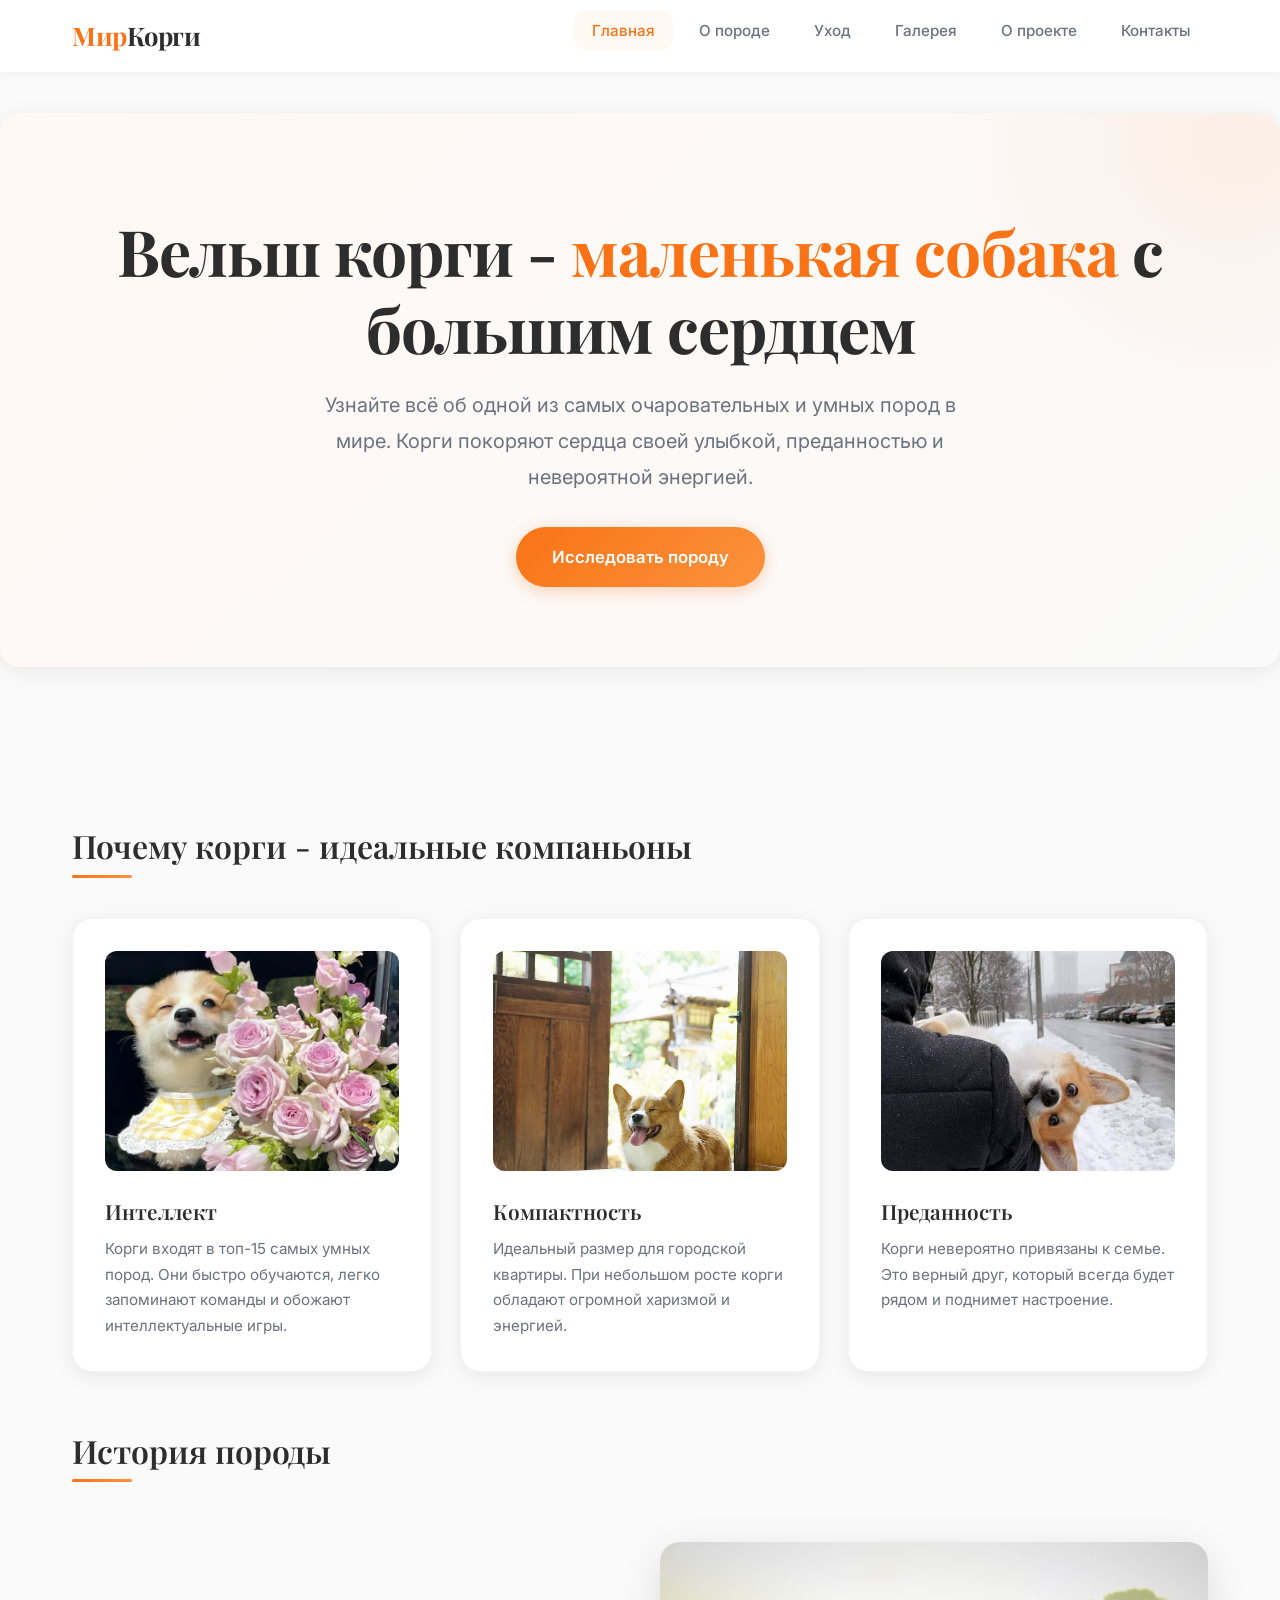
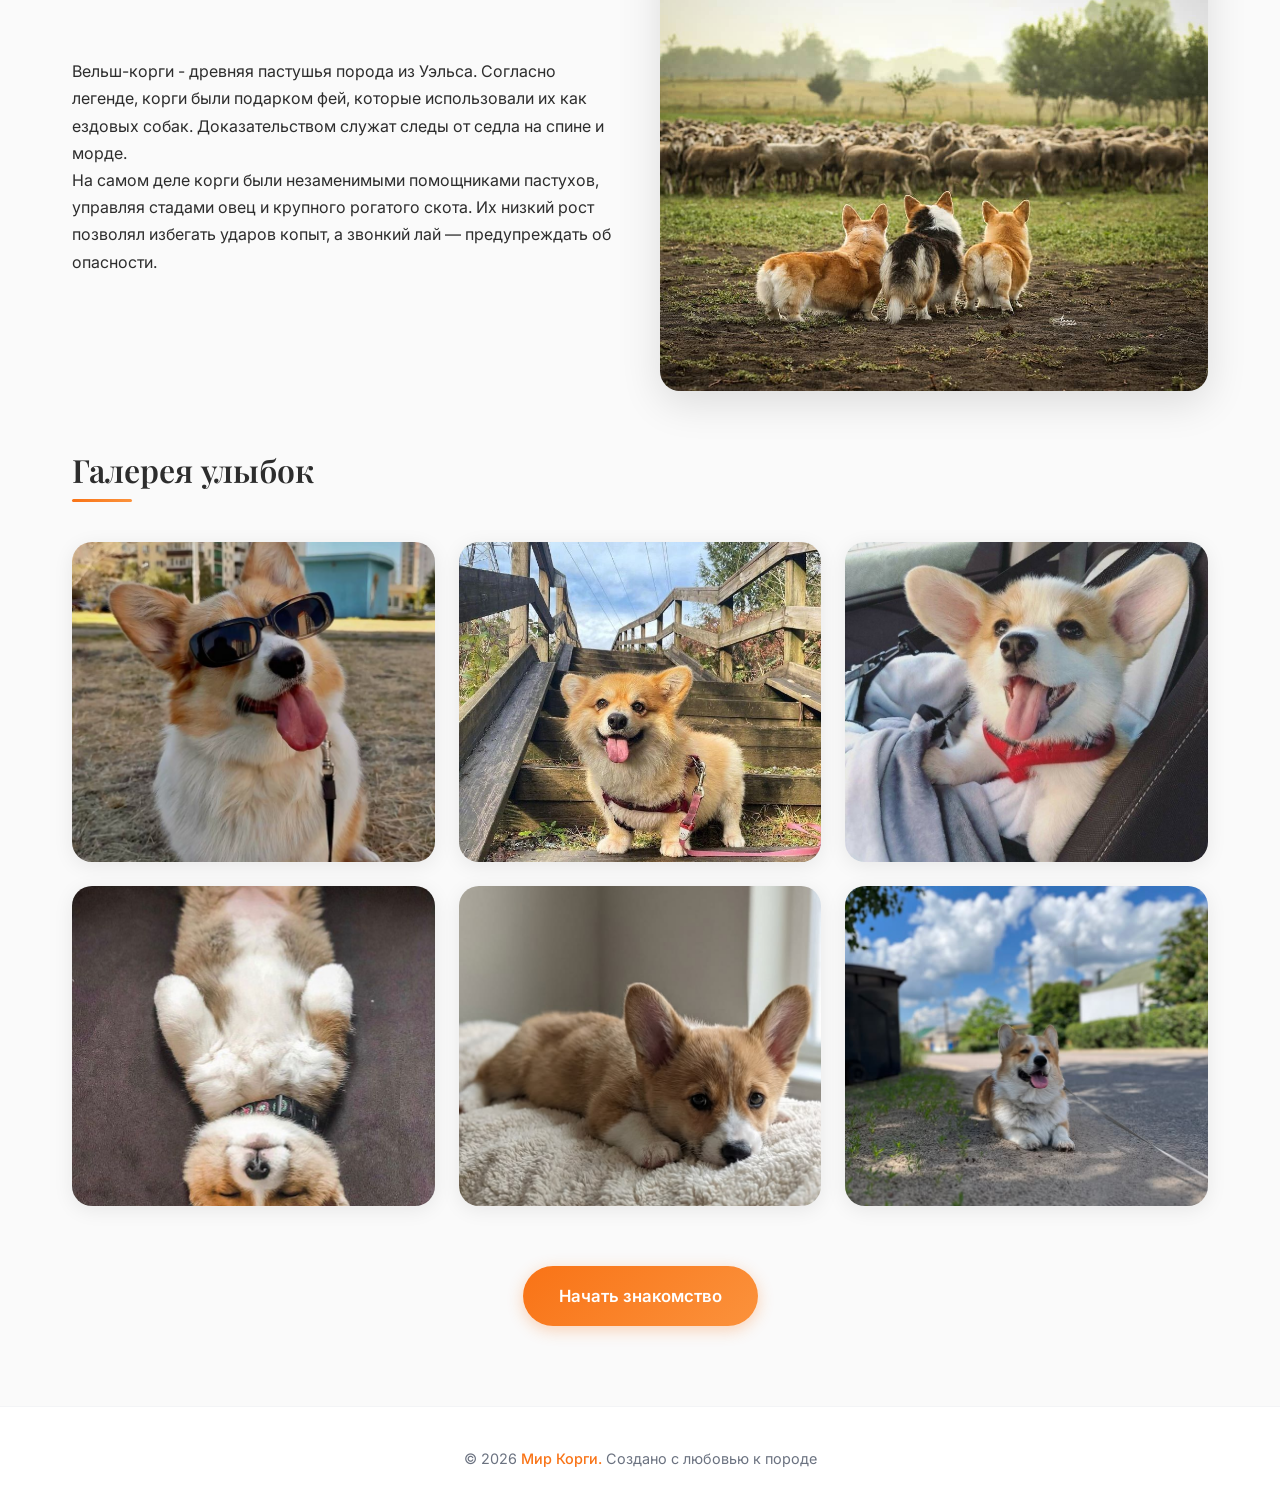
<file: index.html>
<!DOCTYPE html>
<html lang="ru">
<head>
    <meta charset="UTF-8">
    <meta name="viewport" content="width=device-width, initial-scale=1.0">
    <title>Порода с большой душой - Мир Корги</title>
    <meta name="description" content="Всё о собаках породы вельш-корги: история, характер, уход, фото и советы по содержанию. Полный гид для будущих владельцев.">
    <meta property="og:title" content="Вельш-корги - Порода с большой душой">
    <meta property="og:description" content="Полный гид по уходу и содержанию корги">
    <meta property="og:image" content="https://images.unsplash.com/photo-1612536050356-6187486823c2?w=1200&h=630&fit=crop">
    <meta property="og:type" content="website">
    <link rel="stylesheet" href="style.css">
    <script type="application/ld+json">
    {
      "@context": "https://schema.org",
      "@type": "WebSite",
      "name": "Мир Корги",
      "url": "https://nika-borisenko.github.io/corgi",
      "description": "Сайт о породе собак Вельш-корги."
    }
    </script>
</head>
<body>

<header>
    <div class="header-inner">
        <a class="logo">Мир<span>Корги</span></a>
        <button class="menu-toggle" aria-label="Открыть меню">☰</button>
        <nav>
            <ul id="nav-list">
                <li><a href="index.html" class="active">Главная</a></li>
                <li><a href="breeds.html">О породе</a></li>
                <li><a href="care.html">Уход</a></li>
                <li><a href="gallery.html">Галерея</a></li>
                <li><a href="about.html">О проекте</a></li>
                <li><a href="contacts.html">Контакты</a></li>
            </ul>
        </nav>
    </div>
</header>

<section class="hero">
    <h1>Вельш корги - <em>маленькая собака</em> с большим сердцем</h1>
    <p>Узнайте всё об одной из самых очаровательных и умных пород в мире. Корги покоряют сердца своей улыбкой, преданностью и невероятной энергией.</p>
    <a href="breeds.html" class="btn">Исследовать породу</a>
    

</section>

<main>
    <h2>Почему корги - идеальные компаньоны</h2>
    <div class="card-grid">
        <article class="card">
            <img src="images/img-1.jpg" alt="Rорги">
            <h3>Интеллект</h3>
            <p>Корги входят в топ-15 самых умных пород. Они быстро обучаются, легко запоминают команды и обожают интеллектуальные игры.</p>
        </article>
        <article class="card">
            <img src="images/img-2.jpg" alt="Корги">
            <h3>Компактность</h3>
            <p>Идеальный размер для городской квартиры. При небольшом росте корги обладают огромной харизмой и энергией.</p>
        </article>
        <article class="card">
            <img src="images/img-3.jpg" alt="Корги">
            <h3>Преданность</h3>
            <p>Корги невероятно привязаны к семье. Это верный друг, который всегда будет рядом и поднимет настроение.</p>
        </article>
    </div>

    <h2>История породы</h2>
    <div class="feature-section">
        <div>
            <p>Вельш-корги - древняя пастушья порода из Уэльса. Согласно легенде, корги были подарком фей, которые использовали их как ездовых собак. Доказательством служат следы от седла на спине и морде.</p>
            <p>На самом деле корги были незаменимыми помощниками пастухов, управляя стадами овец и крупного рогатого скота. Их низкий рост позволял избегать ударов копыт, а звонкий лай — предупреждать об опасности.</p>
        </div>
        <img src="images/img-4.jpg" alt="Корги">
    </div>

    <h2>Галерея улыбок</h2>
    <div class="gallery-grid">
        <img src="images/img-5.jpg" alt="Корги">
        <img src="images/img-6.jpg" alt="Корги">
        <img src="images/img-7.jpg" alt="Корги">
        <img src="images/img-8.jpg" alt="Корги">
        <img src="images/img-9.jpg" alt="Корги">
        <img src="images/img-10.jpg" alt="Корги">
    </div>
    <div style="text-align: center; margin-top: 60px;">
        <a href="breeds.html" class="btn">Начать знакомство</a>
    </div>
</main>

<footer>
    <p>&copy; 2026 <a href="index.html">Мир Корги.</a> Создано с любовью к породе</p>
</footer>

<script src="script.js"></script>
</body>
</html>
</file>
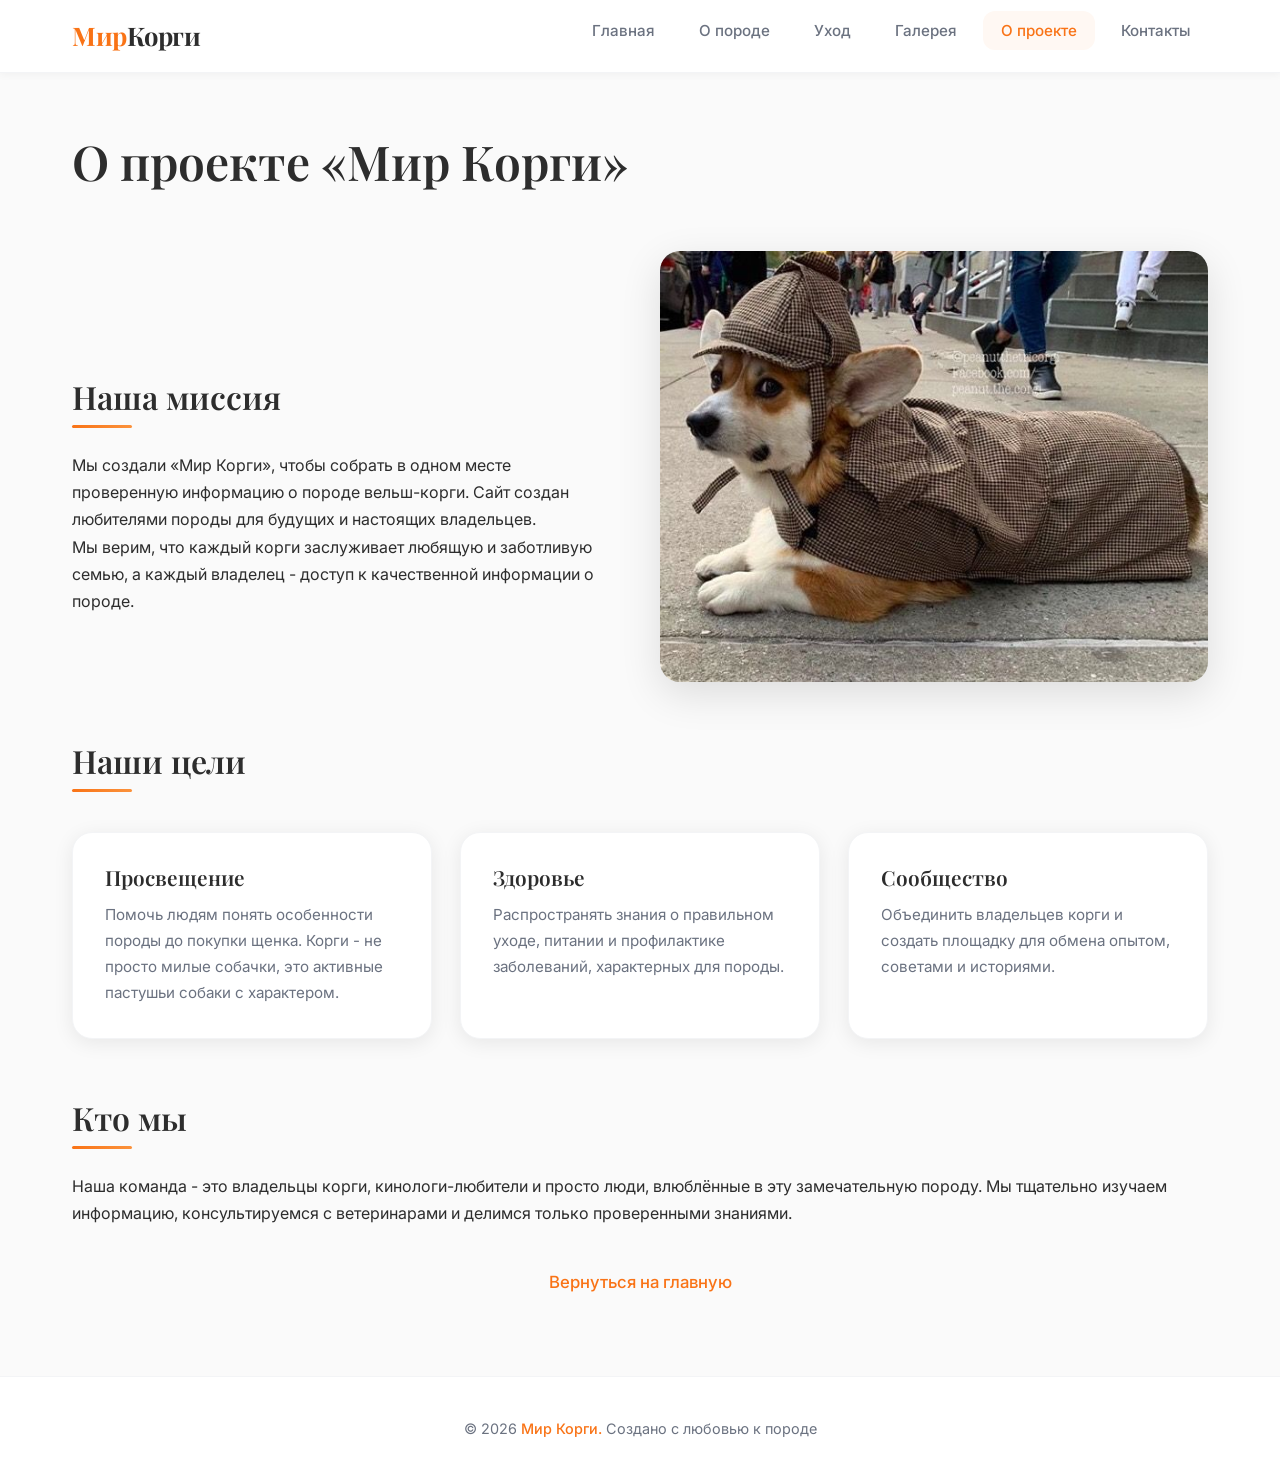
<file: about.html>
<!DOCTYPE html>
<html lang="ru">
<head>
    <meta charset="UTF-8">
    <meta name="viewport" content="width=device-width, initial-scale=1.0">
    <title>Наша миссия - Мир корги</title>
    <meta name="description" content="Информация о проекте Мир Корги: кто мы, наша миссия и цель создания сайта о вельш-корги.">
    <link rel="stylesheet" href="style.css">
</head>
<body>

<header>
    <div class="header-inner">
        <a class="logo">Мир<span>Корги</span></a>
        <button class="menu-toggle" aria-label="Открыть меню">☰</button>
        <nav>
            <ul id="nav-list">
                <li><a href="index.html">Главная</a></li>
                <li><a href="breeds.html">О породе</a></li>
                <li><a href="care.html">Уход</a></li>
                <li><a href="gallery.html">Галерея</a></li>
                <li><a href="about.html" class="active">О проекте</a></li>
                <li><a href="contacts.html">Контакты</a></li>
            </ul>
        </nav>
    </div>
</header>

<main>
    <h1>О проекте «Мир Корги»</h1>

    <div class="feature-section">
        <div>
            <h2>Наша миссия</h2>
            <p>Мы создали «Мир Корги», чтобы собрать в одном месте проверенную информацию о породе вельш-корги. Сайт создан любителями породы для будущих и настоящих владельцев.</p>
            <p>Мы верим, что каждый корги заслуживает любящую и заботливую семью, а каждый владелец - доступ к качественной информации о породе.</p>
        </div>
        <img src="images\img-32.jpg" alt="Корги">
    </div>

    <h2>Наши цели</h2>
    <div class="card-grid">
        <article class="card">
            <h3>Просвещение</h3>
            <p>Помочь людям понять особенности породы до покупки щенка. Корги - не просто милые собачки, это активные пастушьи собаки с характером.</p>
        </article>
        <article class="card">
            <h3>Здоровье</h3>
            <p>Распространять знания о правильном уходе, питании и профилактике заболеваний, характерных для породы.</p>
        </article>
        <article class="card">
            <h3>Сообщество</h3>
            <p>Объединить владельцев корги и создать площадку для обмена опытом, советами и историями.</p>
        </article>
    </div>

    <h2>Кто мы</h2>
    <p>Наша команда - это владельцы корги, кинологи-любители и просто люди, влюблённые в эту замечательную породу. Мы тщательно изучаем информацию, консультируемся с ветеринарами и делимся только проверенными знаниями.</p>

    <p class="back-link">
        <a href="index.html">Вернуться на главную</a>
    </p>
</main>

<footer>
    <p>&copy; 2026 <a href="index.html">Мир Корги.</a> Создано с любовью к породе</p>
</footer>
<script src="script.js"></script>
</body>
</html>
</file>
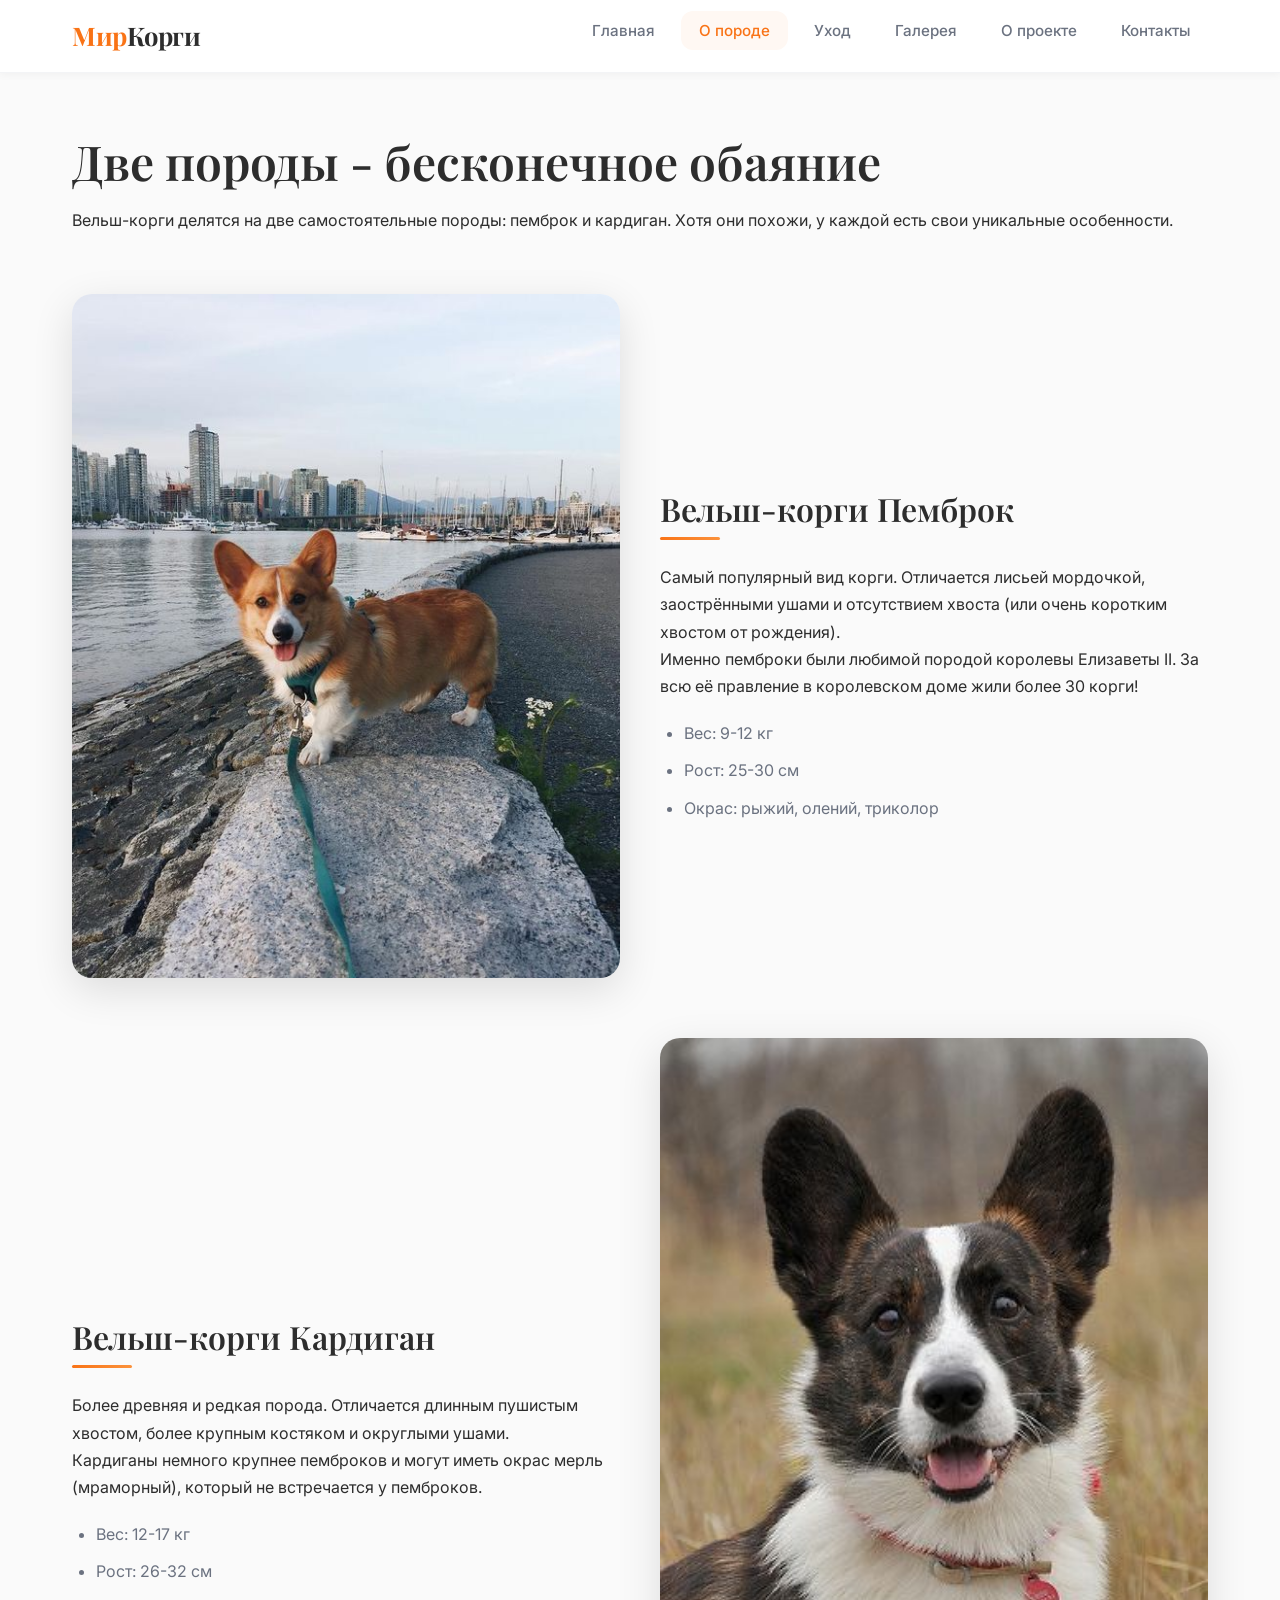
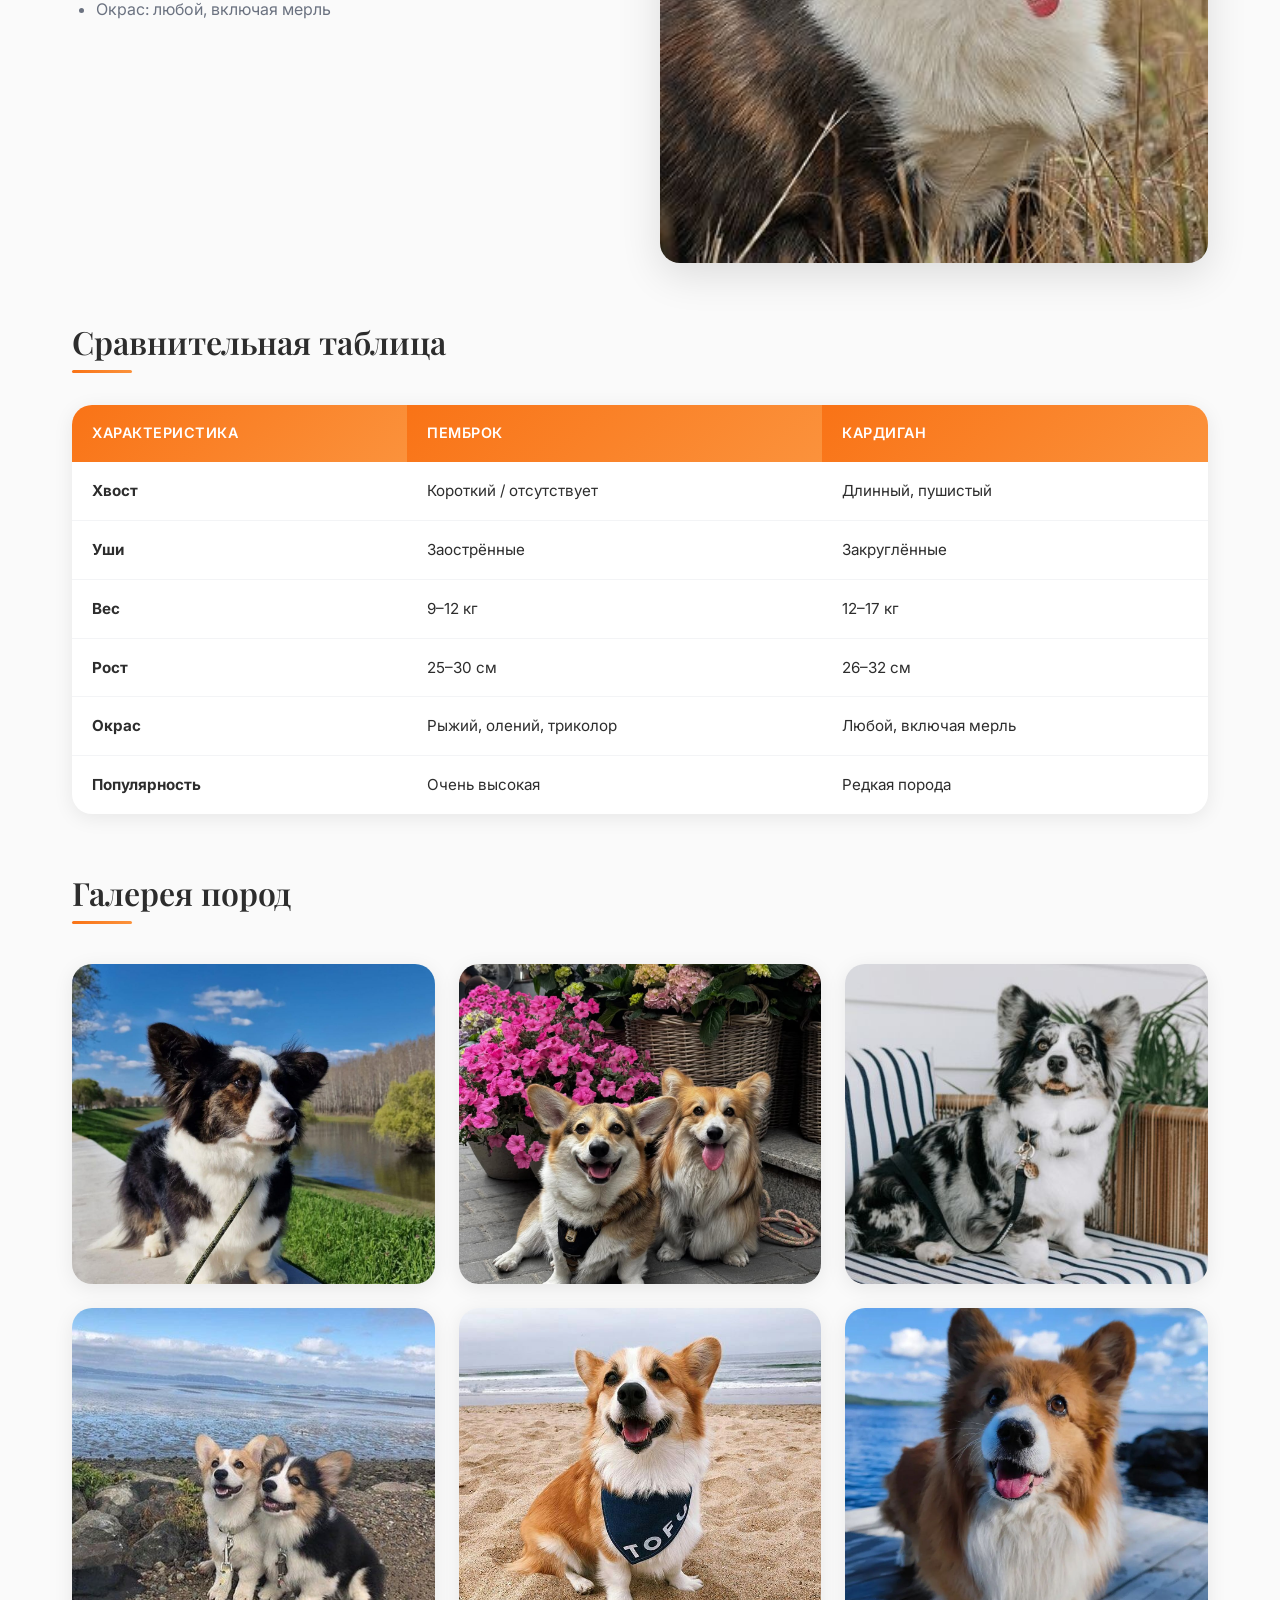
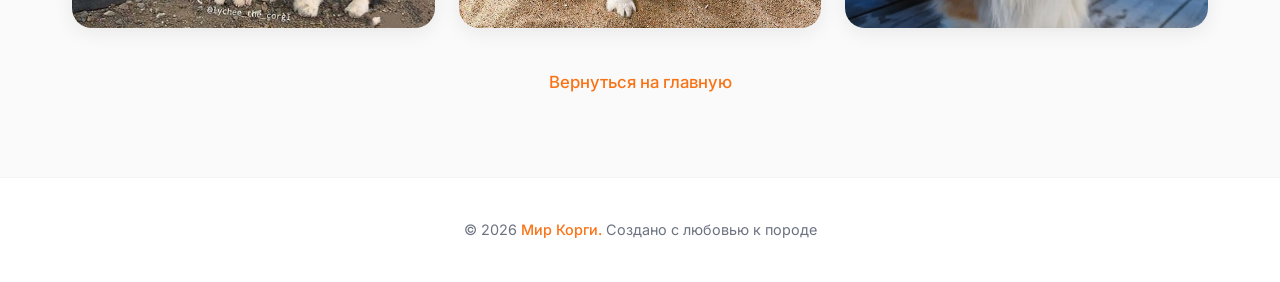
<file: breeds.html>
<!DOCTYPE html>
<html lang="ru">
<head>
    <meta charset="UTF-8">
    <meta name="viewport" content="width=device-width, initial-scale=1.0">
    <title>Виды корги: Пемброк и Кардиган</title>
    <meta name="description" content="Подробное сравнение вельш-корги пемброк и кардиган. Таблица различий, фото, история и стандарты пород.">
    <link rel="stylesheet" href="style.css">
</head>
<body>

<header>
    <div class="header-inner">
        <a class="logo">Мир<span>Корги</span></a>
        <button class="menu-toggle" aria-label="Открыть меню">☰</button>
        <nav>
            <ul id="nav-list">
                <li><a href="index.html">Главная</a></li>
                <li><a href="breeds.html" class="active">О породе</a></li>
                <li><a href="care.html">Уход</a></li>
                <li><a href="gallery.html">Галерея</a></li>
                <li><a href="about.html">О проекте</a></li>
                <li><a href="contacts.html">Контакты</a></li>
            </ul>
        </nav>
    </div>
</header>

<main>
    <h1>Две породы - бесконечное обаяние</h1>
    <p>Вельш-корги делятся на две самостоятельные породы: пемброк и кардиган. Хотя они похожи, у каждой есть свои уникальные особенности.</p>

    <div class="feature-section">
        <img src="images\img-11.jpg" alt="Вельш-корги пемброк">
        <div>
            <h2>Вельш-корги Пемброк</h2>
            <p>Самый популярный вид корги. Отличается лисьей мордочкой, заострёнными ушами и отсутствием хвоста (или очень коротким хвостом от рождения).</p>
            <p>Именно пемброки были любимой породой королевы Елизаветы II. За всю её правление в королевском доме жили более 30 корги!</p>
            <ul>
                <li>Вес: 9-12 кг</li>
                <li>Рост: 25-30 см</li>
                <li>Окрас: рыжий, олений, триколор</li>
            </ul>
        </div>
    </div>

    <div class="feature-section reverse">
        <img src="images\img-12.jpg" alt="Вельш-корги кардиган">
        <div>
            <h2>Вельш-корги Кардиган</h2>
            <p>Более древняя и редкая порода. Отличается длинным пушистым хвостом, более крупным костяком и округлыми ушами.</p>
            <p>Кардиганы немного крупнее пемброков и могут иметь окрас мерль (мраморный), который не встречается у пемброков.</p>
            <ul>
                <li>Вес: 12-17 кг</li>
                <li>Рост: 26-32 см</li>
                <li>Окрас: любой, включая мерль</li>
            </ul>
        </div>
    </div>

    <h2>Сравнительная таблица</h2>
    <table>
        <thead>
            <tr>
                <th>Характеристика</th>
                <th>Пемброк</th>
                <th>Кардиган</th>
            </tr>
        </thead>
        <tbody>
            <tr>
                <td><strong>Хвост</strong></td>
                <td>Короткий / отсутствует</td>
                <td>Длинный, пушистый</td>
            </tr>
            <tr>
                <td><strong>Уши</strong></td>
                <td>Заострённые</td>
                <td>Закруглённые</td>
            </tr>
            <tr>
                <td><strong>Вес</strong></td>
                <td>9–12 кг</td>
                <td>12–17 кг</td>
            </tr>
            <tr>
                <td><strong>Рост</strong></td>
                <td>25–30 см</td>
                <td>26–32 см</td>
            </tr>
            <tr>
                <td><strong>Окрас</strong></td>
                <td>Рыжий, олений, триколор</td>
                <td>Любой, включая мерль</td>
            </tr>
            <tr>
                <td><strong>Популярность</strong></td>
                <td>Очень высокая</td>
                <td>Редкая порода</td>
            </tr>
        </tbody>
    </table>

    <h2>Галерея пород</h2>
    <div class="gallery-grid">
        <img src="images\img-13.jpg" alt="Корги">
        <img src="images\img-14.jpg" alt="Корги">
        <img src="images\img-15.jpg" alt="Корги">
        <img src="images\img-16.jpg" alt="Корги">
        <img src="images\img-17.jpg" alt="Корги">
        <img src="images\img-18.jpg" alt="Корги">
    </div>

    <p class="back-link">
        <a href="index.html">Вернуться на главную</a>
    </p>
</main>

<footer>
   <p>&copy; 2026 <a href="index.html">Мир Корги.</a> Создано с любовью к породе</p>
</footer>
<script src="script.js"></script>
</body>
</html>
</file>
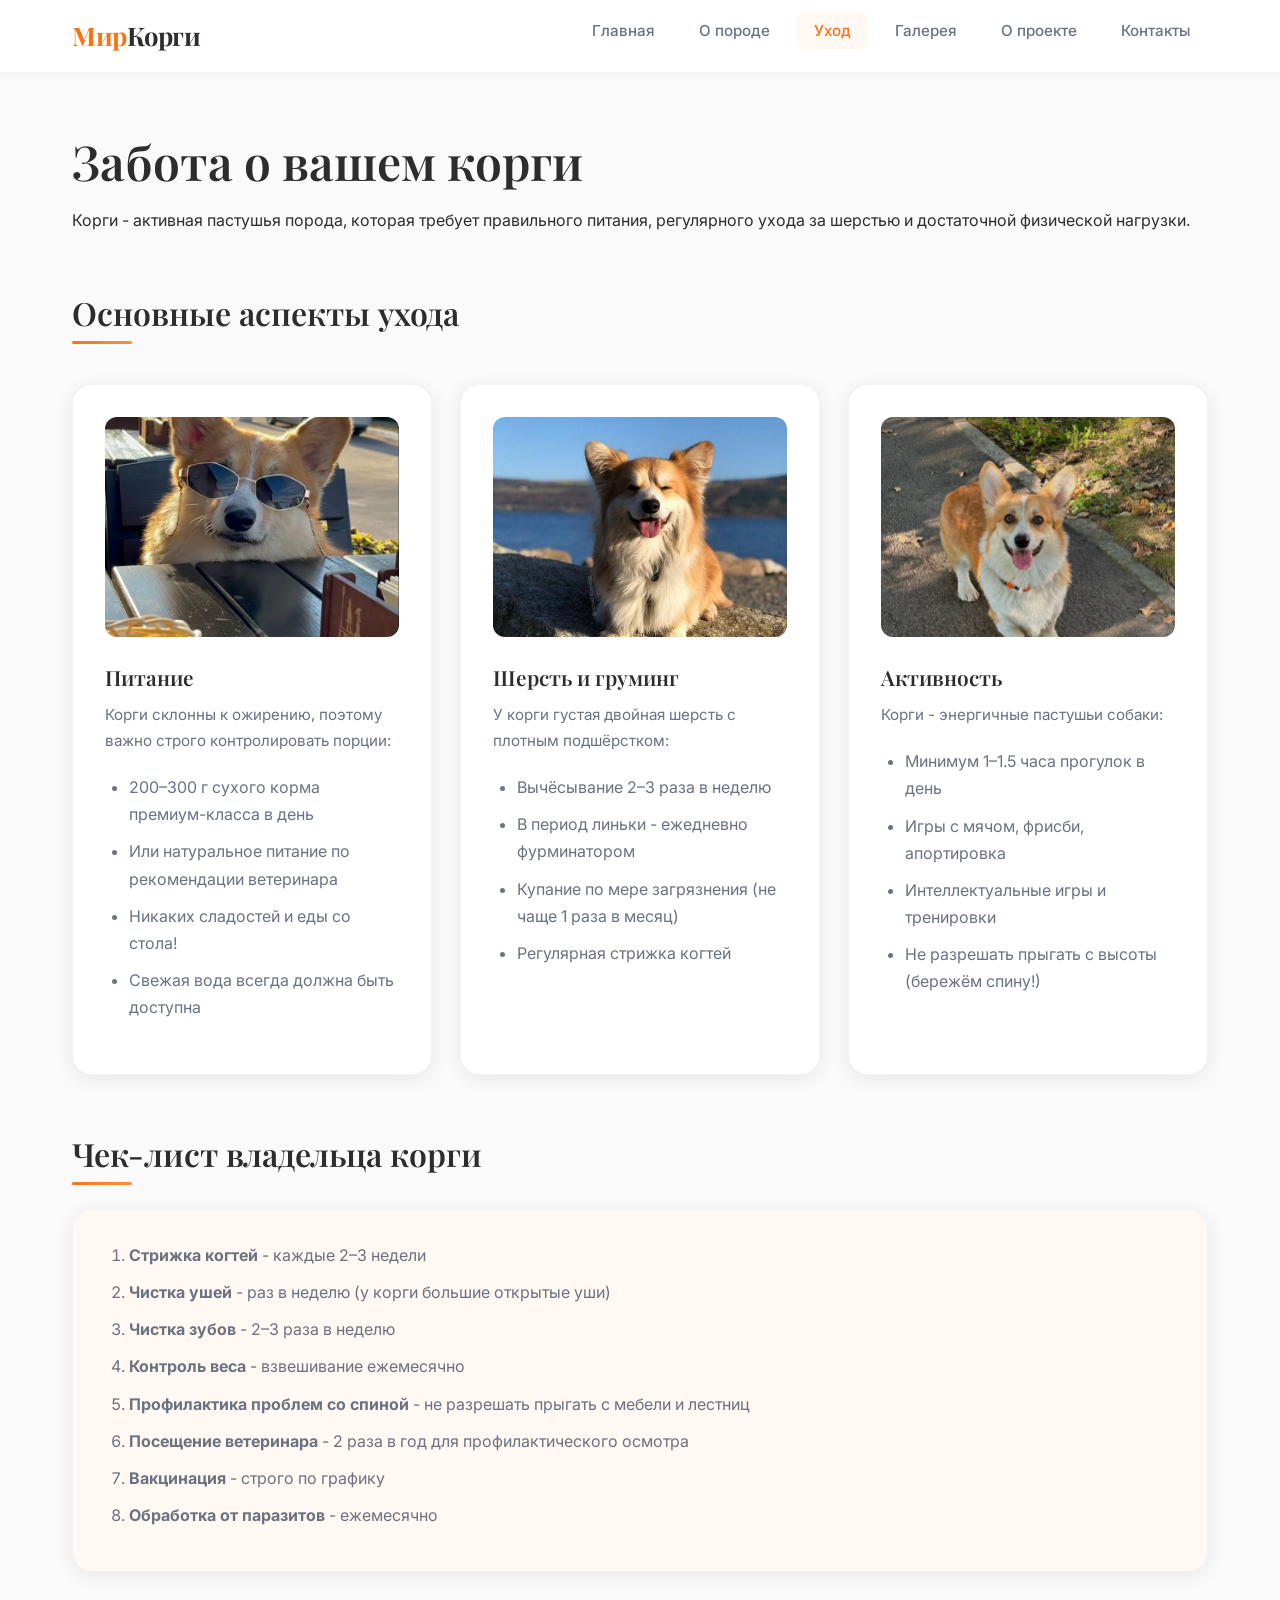
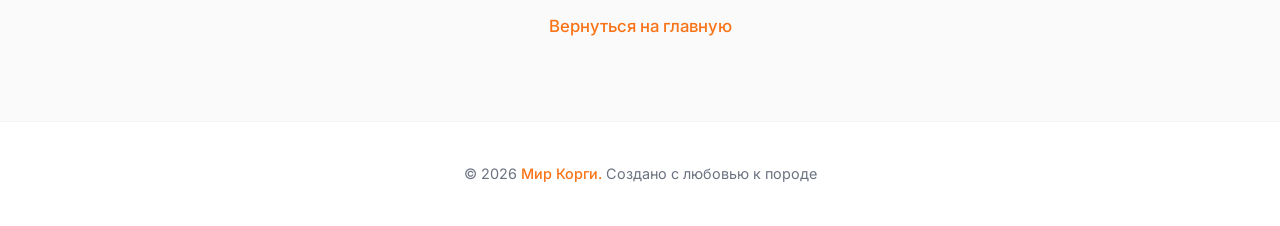
<file: care.html>
<!DOCTYPE html>
<html lang="ru">
<head>
    <meta charset="UTF-8">
    <meta name="viewport" content="width=device-width, initial-scale=1.0">
    <title>Уход за корги: Полный гид</title>
    <meta name="description" content="Как правильно ухаживать за корги: рацион питания, уход за шерстью, физическая активность и здоровье. Практические советы.">
    <link rel="stylesheet" href="style.css">
</head>
<body>

<header>
    <div class="header-inner">
        <a class="logo">Мир<span>Корги</span></a>
        <button class="menu-toggle" aria-label="Открыть меню">☰</button>
        <nav>
            <ul id="nav-list">
                <li><a href="index.html">Главная</a></li>
                <li><a href="breeds.html">О породе</a></li>
                <li><a href="care.html" class="active">Уход</a></li>
                <li><a href="gallery.html">Галерея</a></li>
                <li><a href="about.html">О проекте</a></li>
                <li><a href="contacts.html">Контакты</a></li>
            </ul>
        </nav>
    </div>
</header>

<main>
    <h1>Забота о вашем корги</h1>
    <p>Корги - активная пастушья порода, которая требует правильного питания, регулярного ухода за шерстью и достаточной физической нагрузки.</p>

    <h2>Основные аспекты ухода</h2>
    <div class="card-grid">
        <article class="card">
            <img src="images\img-19.jpg" alt="Корги">
            <h3>Питание</h3>
            <p>Корги склонны к ожирению, поэтому важно строго контролировать порции:</p>
            <ul>
                <li>200–300 г сухого корма премиум-класса в день</li>
                <li>Или натуральное питание по рекомендации ветеринара</li>
                <li>Никаких сладостей и еды со стола!</li>
                <li>Свежая вода всегда должна быть доступна</li>
            </ul>
        </article>
        <article class="card">
            <img src="images\img-20.jpg" alt="Корги">
            <h3>Шерсть и груминг</h3>
            <p>У корги густая двойная шерсть с плотным подшёрстком:</p>
            <ul>
                <li>Вычёсывание 2–3 раза в неделю</li>
                <li>В период линьки - ежедневно фурминатором</li>
                <li>Купание по мере загрязнения (не чаще 1 раза в месяц)</li>
                <li>Регулярная стрижка когтей</li>
            </ul>
        </article>
        <article class="card">
            <img src="images\img-21.jpg" alt="Корги">
            <h3>Активность</h3>
            <p>Корги - энергичные пастушьи собаки:</p>
            <ul>
                <li>Минимум 1–1.5 часа прогулок в день</li>
                <li>Игры с мячом, фрисби, апортировка</li>
                <li>Интеллектуальные игры и тренировки</li>
                <li>Не разрешать прыгать с высоты (бережём спину!)</li>
            </ul>
        </article>
    </div>

    <h2>Чек-лист владельца корги</h2>
    <div class="card" style="background: var(--bg-accent);">
        <ol style="margin: 0;">
            <li><strong>Стрижка когтей</strong> - каждые 2–3 недели</li>
            <li><strong>Чистка ушей</strong> - раз в неделю (у корги большие открытые уши)</li>
            <li><strong>Чистка зубов</strong> - 2–3 раза в неделю</li>
            <li><strong>Контроль веса</strong> - взвешивание ежемесячно</li>
            <li><strong>Профилактика проблем со спиной</strong> - не разрешать прыгать с мебели и лестниц</li>
            <li><strong>Посещение ветеринара</strong> - 2 раза в год для профилактического осмотра</li>
            <li><strong>Вакцинация</strong> - строго по графику</li>
            <li><strong>Обработка от паразитов</strong> - ежемесячно</li>
        </ol>
    </div>
    <p class="back-link">
        <a href="index.html">Вернуться на главную</a>
    </p>
</main>

<footer>
    <p>&copy; 2026 <a href="index.html">Мир Корги.</a> Создано с любовью к породе</p>
</footer>
<script src="script.js"></script>
</body>
</html>
</file>
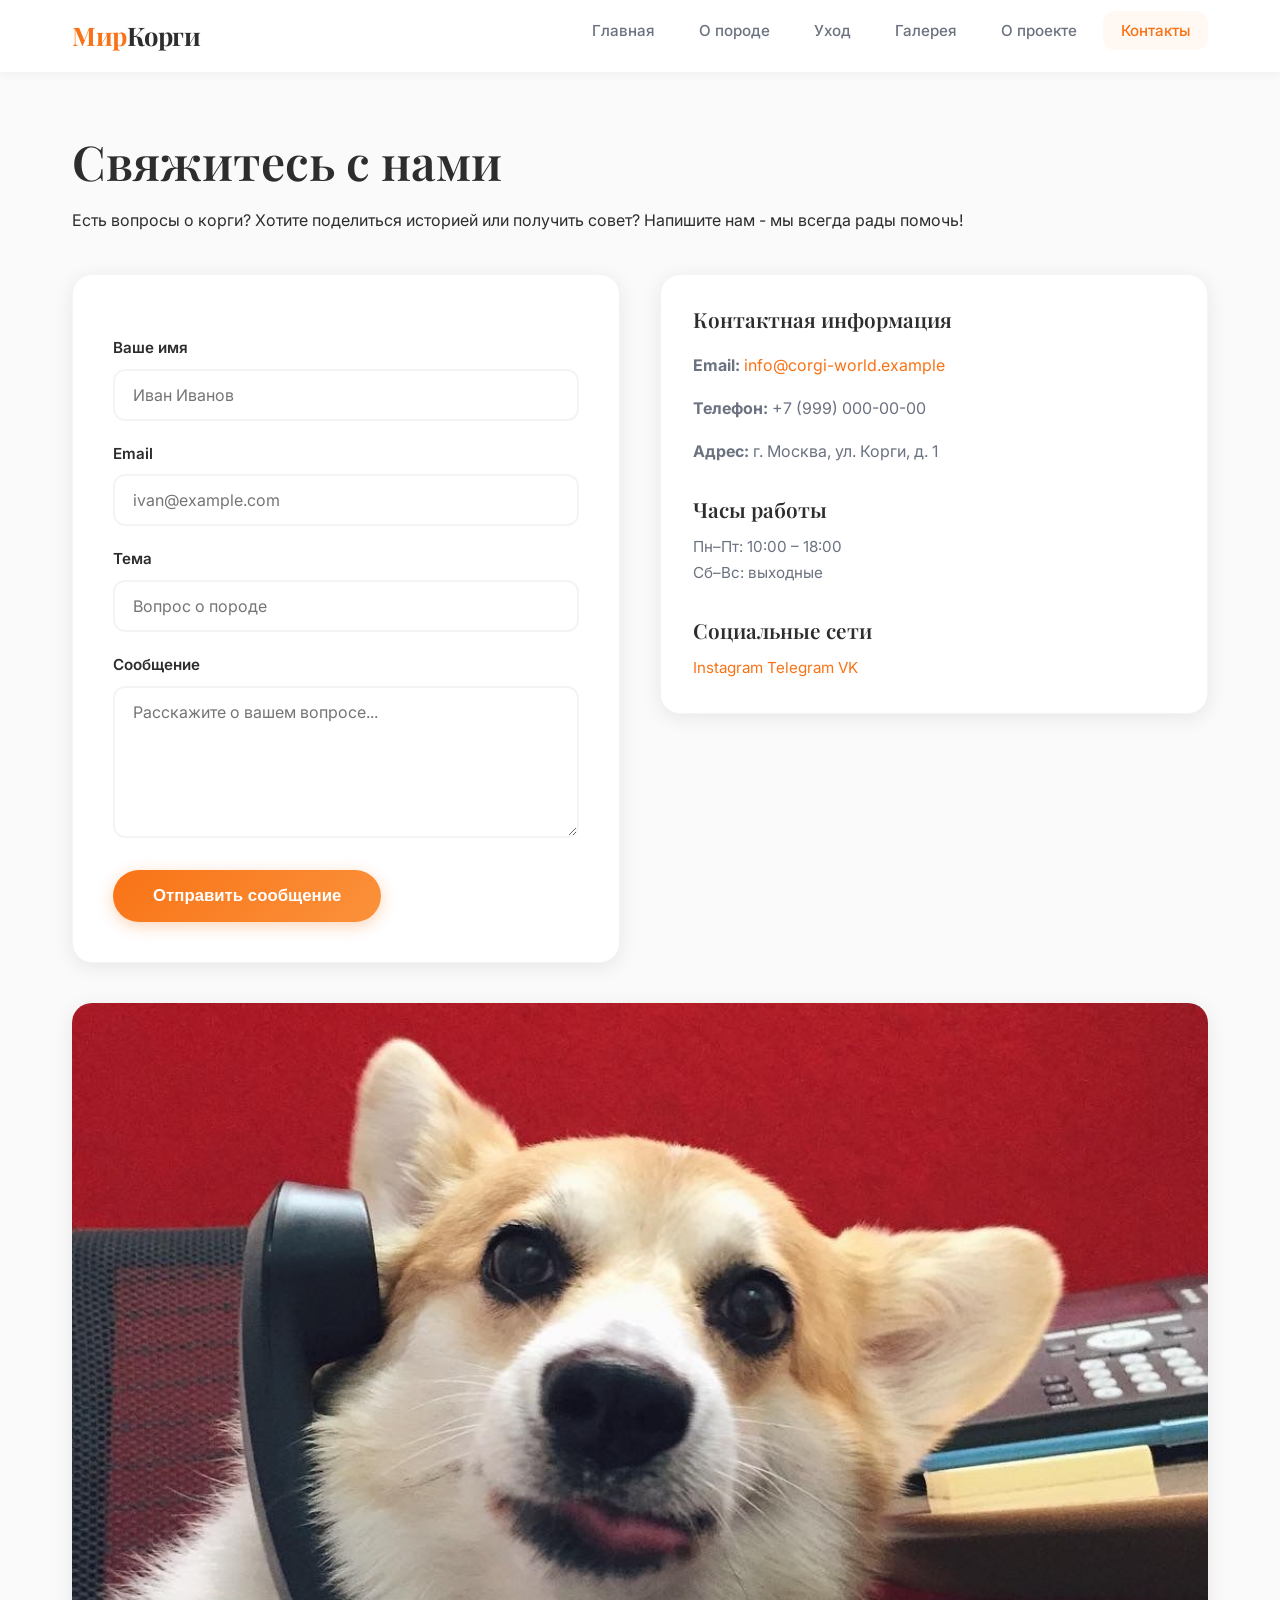
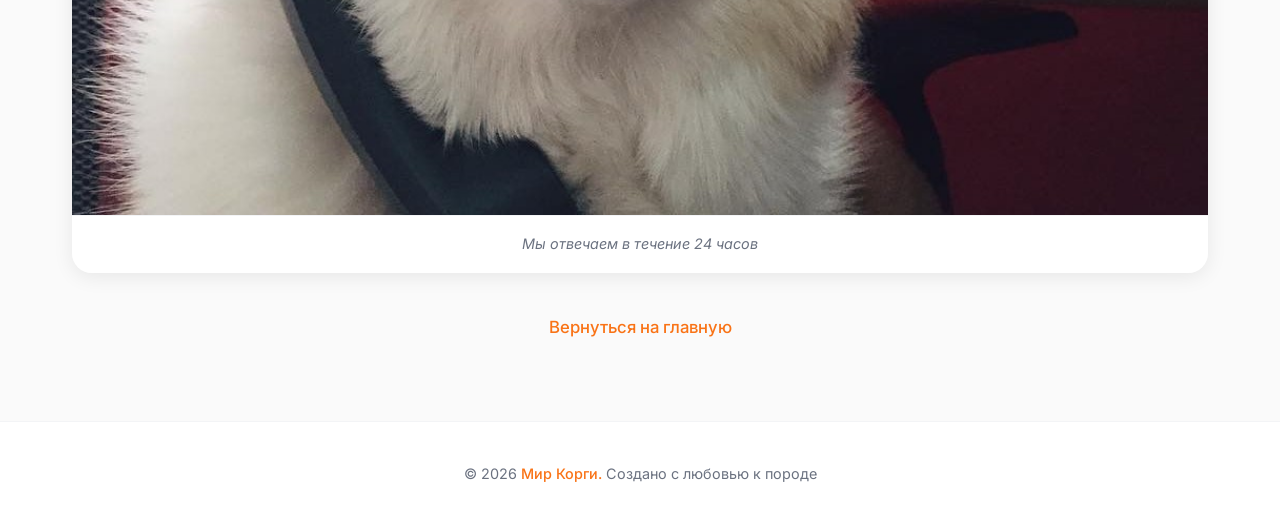
<file: contacts.html>
<!DOCTYPE html>
<html lang="ru">
<head>
    <meta charset="UTF-8">
    <meta name="viewport" content="width=device-width, initial-scale=1.0">
    <title>Контакты - Мир Корги</title>
    <meta name="description" content="Свяжитесь с командой проекта Мир Корги. Форма обратной связи, email и социальные сети.">
    <link rel="stylesheet" href="style.css">
</head>
<body>

<header>
    <div class="header-inner">
        <a class="logo">Мир<span>Корги</span></a>
        <button class="menu-toggle" aria-label="Открыть меню">☰</button>
        <nav>
            <ul id="nav-list">
                <li><a href="index.html">Главная</a></li>
                <li><a href="breeds.html">О породе</a></li>
                <li><a href="care.html">Уход</a></li>
                <li><a href="gallery.html">Галерея</a></li>
                <li><a href="about.html">О проекте</a></li>
                <li><a href="contacts.html" class="active">Контакты</a></li>
            </ul>
        </nav>
    </div>
</header>

<main>
    <h1>Свяжитесь с нами</h1>
    <p>Есть вопросы о корги? Хотите поделиться историей или получить совет? Напишите нам - мы всегда рады помочь!</p>

    <div style="display: grid; grid-template-columns: 1fr 1fr; gap: 40px; align-items: start; margin: 40px 0;">
        <form class="contact-form" action="#" method="post">
            <label for="name">Ваше имя</label>
            <input type="text" id="name" name="name" placeholder="Иван Иванов" required>

            <label for="email">Email</label>
            <input type="email" id="email" name="email" placeholder="ivan@example.com" required>

            <label for="subject">Тема</label>
            <input type="text" id="subject" name="subject" placeholder="Вопрос о породе">

            <label for="message">Сообщение</label>
            <textarea id="message" name="message" rows="6" placeholder="Расскажите о вашем вопросе..." required></textarea>

            <button type="submit">Отправить сообщение</button>
        </form>

        <div class="card">
            <h3>Контактная информация</h3>
            <ul style="list-style: none; padding: 0;">
                <li style="margin-bottom: 16px;"><strong>Email:</strong> <a href="mailto:info@corgi-world.example">info@corgi-world.example</a></li>
                <li style="margin-bottom: 16px;"><strong>Телефон:</strong> +7 (999) 000-00-00</li>
                <li style="margin-bottom: 16px;"><strong>Адрес:</strong> г. Москва, ул. Корги, д. 1</li>
            </ul>

            <h3 style="margin-top: 32px;">Часы работы</h3>
            <p>Пн–Пт: 10:00 – 18:00<br>Сб–Вс: выходные</p>

            <h3 style="margin-top: 32px;"> Социальные сети</h3>
            <p>
                <a href="#">Instagram</a>  
                <a href="#">Telegram</a>  
                <a href="#">VK</a>
            </p>
        </div>
    </div>

    <section>
        <img src="images/img-33.jpg" alt="Корги">
        <p class="text-section">Мы отвечаем в течение 24 часов</p>
    </section>

    <p class="back-link">
        <a href="index.html">Вернуться на главную</a>
    </p>
</main>

<footer>
    <p>&copy; 2026 <a href="index.html">Мир Корги.</a> Создано с любовью к породе</p>
</footer>
<script src="script.js"></script>
</body>
</html>
</file>
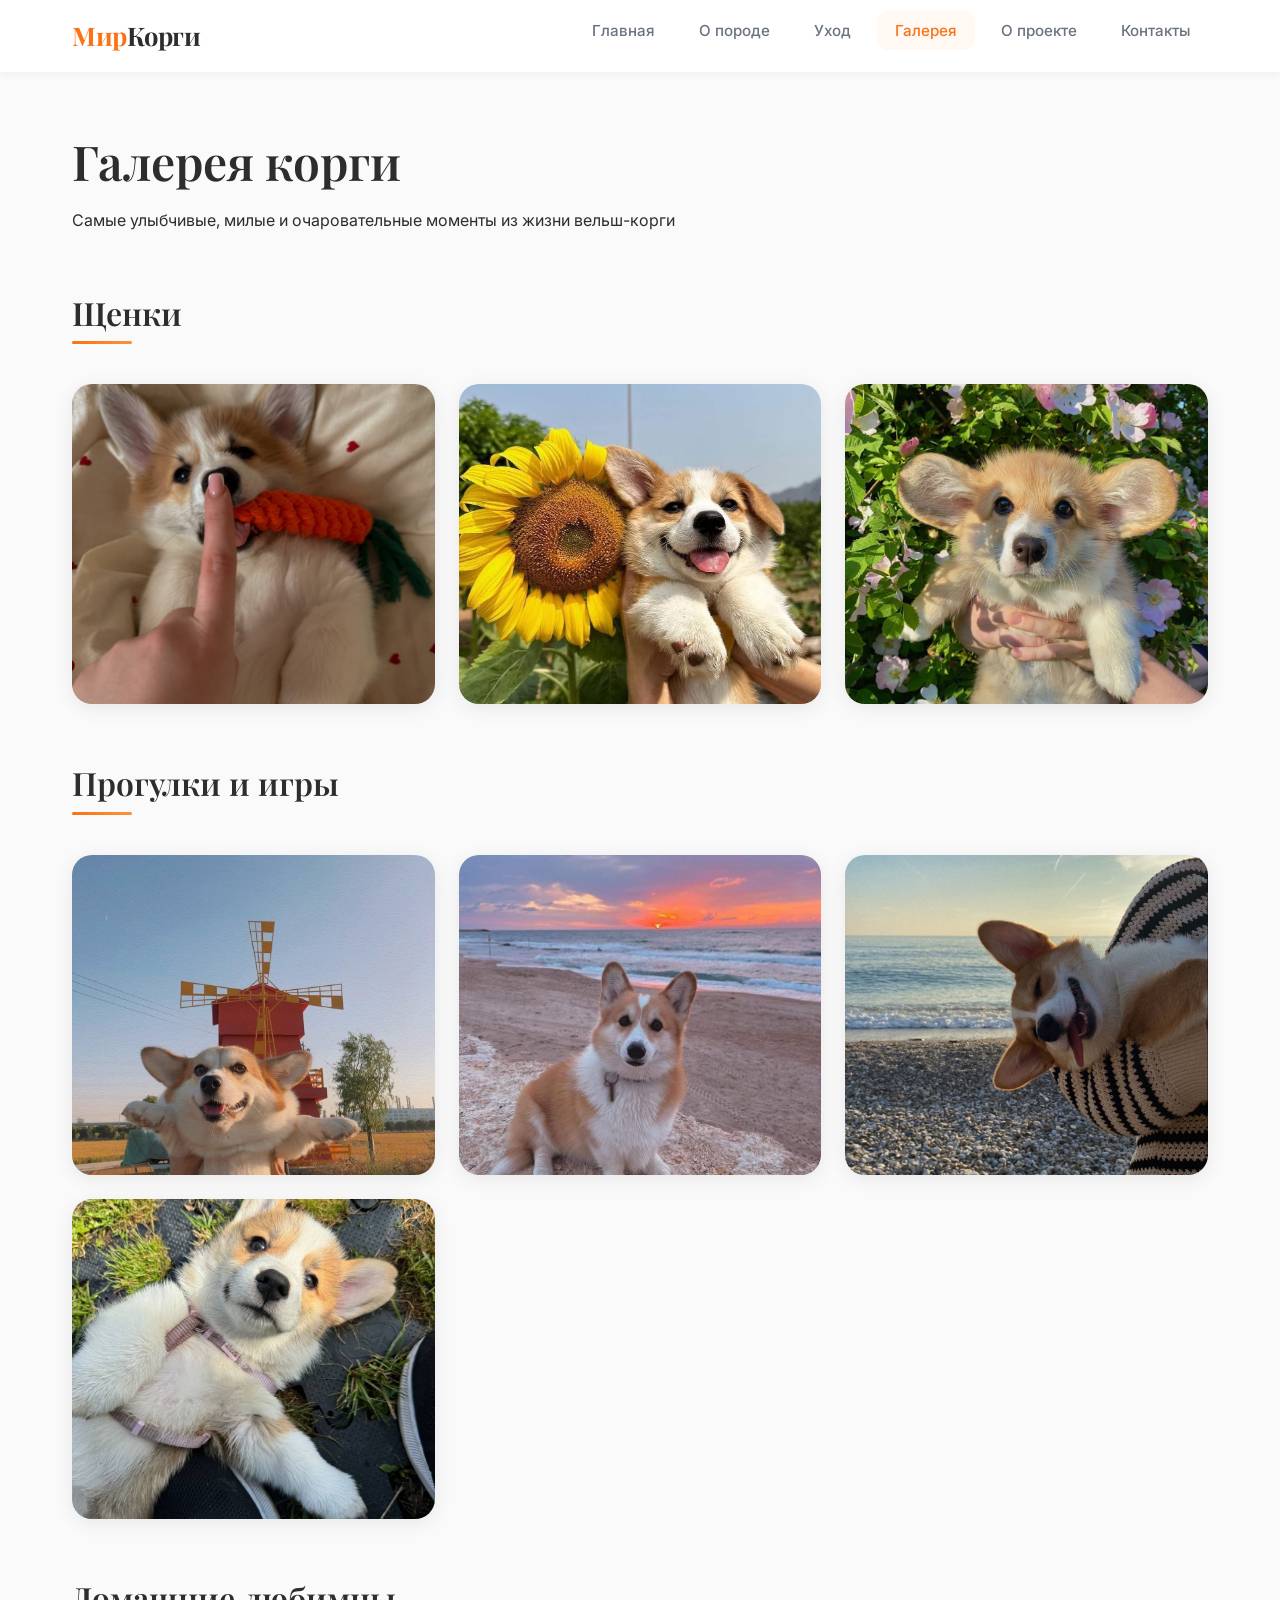
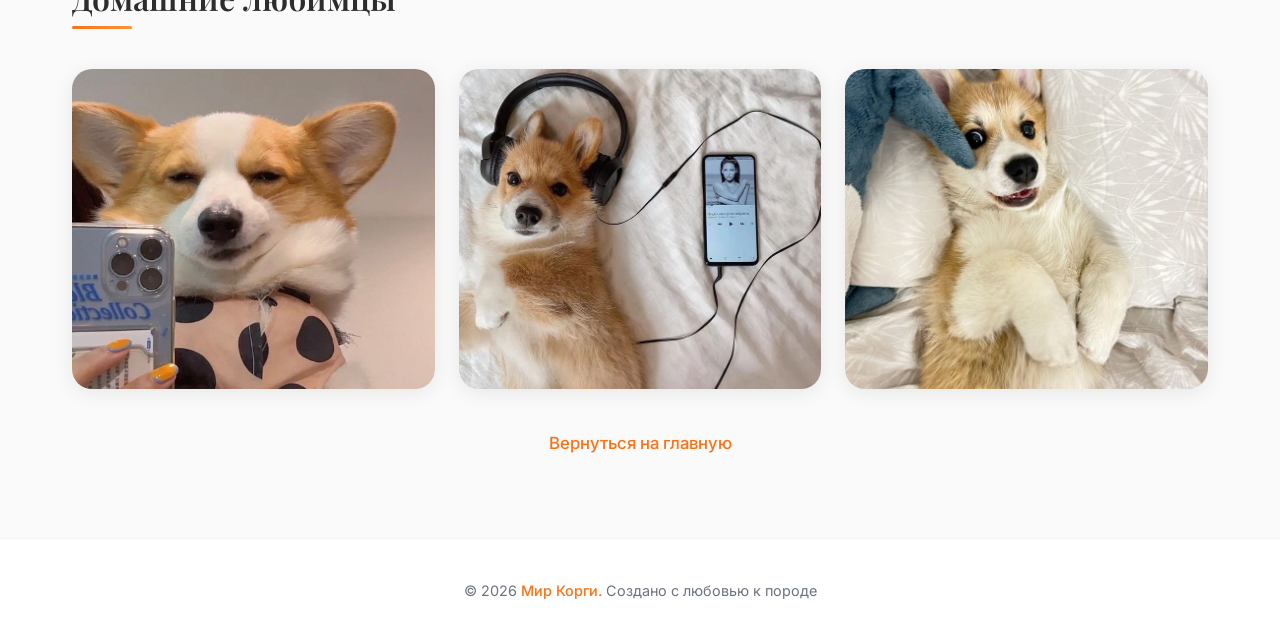
<file: gallery.html>
<!DOCTYPE html>
<html lang="ru">
<head>
    <meta charset="UTF-8">
    <meta name="viewport" content="width=device-width, initial-scale=1.0">
    <title>Фотогалерея корги</title>
    <meta name="description" content="Лучшие фотографии вельш-корги: щенки, взрослые собаки, смешные и трогательные моменты из жизни породы">
    <link rel="stylesheet" href="style.css">
</head>
<body>

<header>
    <div class="header-inner">
        <a class="logo">Мир<span>Корги</span></a>
        <button class="menu-toggle" aria-label="Открыть меню">☰</button>
        <nav>
            <ul id="nav-list">
                <li><a href="index.html">Главная</a></li>
                <li><a href="breeds.html">О породе</a></li>
                <li><a href="care.html">Уход</a></li>
                <li><a href="gallery.html" class="active">Галерея</a></li>
                <li><a href="about.html">О проекте</a></li>
                <li><a href="contacts.html">Контакты</a></li>
            </ul>
        </nav>
    </div>
</header>

<main>
    <h1>Галерея корги</h1>
    <p>Самые улыбчивые, милые и очаровательные моменты из жизни вельш-корги</p>

    <h2>Щенки</h2>
    <div class="gallery-grid">
        <img src="images/img-22.jpg" alt="Корги">
        <img src="images/img-23.jpg" alt="Корги">
        <img src="images/img-24.jpg" alt="Корги">
    </div>

    <h2>Прогулки и игры</h2>
    <div class="gallery-grid">
        <img src="images/img-25.jpg" alt="Корги">
        <img src="images/img-26.jpg" alt="Корги">
        <img src="images/img-27.jpg" alt="Корги">
        <img src="images/img-28.jpg" alt="Корги">
    </div>

    <h2>Домашние любимцы</h2>
    <div class="gallery-grid">
        <img src="images/img-29.jpg" alt="Корги">
        <img src="images/img-30.jpg" alt="Корги">
        <img src="images/img-31.jpg" alt="Корги">
    </div>

    <p class="back-link">
        <a href="index.html">Вернуться на главную</a>
    </p>
</main>

<footer>
    <p>&copy; 2026 <a href="index.html">Мир Корги.</a> Создано с любовью к породе</p>
</footer>
<script src="script.js"></script>
</body>
</html>
</file>
<file: style.css>
@import url('https://fonts.googleapis.com/css2?family=Playfair+Display:wght@400;600;700&family=Inter:wght@300;400;500;600&display=swap');

:root {
    --bg-primary: #ffffff;
    --bg-secondary: #fafafa;
    --bg-accent: #fff8f3;
    --text-primary: #2d2d2d;
    --text-secondary: #6b7280;
    --accent: #f97316;
    --accent-light: #fb923c;
    --accent-soft: #fed7aa;
    --border: #f3f4f6;
    --shadow-sm: 0 2px 8px rgba(0, 0, 0, 0.04);
    --shadow: 0 4px 20px rgba(0, 0, 0, 0.08);
    --shadow-lg: 0 12px 40px rgba(0, 0, 0, 0.12);
    --radius: 20px;
    --radius-sm: 12px;
}

* {
    margin: 0;
    padding: 0;
    box-sizing: border-box;
}

body {
    font-family: 'Inter', -apple-system, BlinkMacSystemFont, sans-serif;
    background: var(--bg-secondary);
    color: var(--text-primary);
    line-height: 1.7;
    font-weight: 400;
}

h1, h2, h3, h4 {
    font-family: 'Playfair Display', serif;
    font-weight: 600;
    line-height: 1.2;
    color: var(--text-primary);
}

a {
    color: var(--accent);
    text-decoration: none;
    transition: all 0.3s ease;
}

a:hover {
    color: var(--accent-light);
}

header {
    background: rgba(255, 255, 255, 0.95);
    backdrop-filter: blur(10px);
    border-bottom: 1px solid var(--border);
    position: sticky;
    top: 0;
    z-index: 100;
    box-shadow: var(--shadow-sm);
}

.header-inner {
    max-width: 1200px;
    margin: 0 auto;
    padding: 0 32px;
    display: flex;
    align-items: center;
    justify-content: space-between;
    height: 72px;
}

.logo {
    font-family: 'Playfair Display', serif;
    font-size: 1.6rem;
    font-weight: 700;
    color: var(--accent);
    letter-spacing: -0.5px;
}

.logo span {
    color: var(--text-primary);
}

nav ul {
    list-style: none;
    display: flex;
    gap: 8px;
}

nav ul li a {
    color: var(--text-secondary);
    padding: 10px 18px;
    border-radius: var(--radius-sm);
    font-size: 0.95rem;
    font-weight: 500;
    transition: all 0.3s;
}

nav ul li a:hover,
nav ul li a.active {
    color: var(--accent);
    background: var(--bg-accent);
}

.menu-toggle {
    display: none;
    background: none;
    border: none;
    font-size: 1.5rem;
    cursor: pointer;
    color: var(--text-primary);
}

.hero {
    background: linear-gradient(135deg, var(--bg-accent) 0%, var(--bg-secondary) 100%);
    padding: 100px 32px 80px;
    text-align: center;
    position: relative;
    overflow: hidden;
}

.hero::before {
    content: '';
    position: absolute;
    top: -50%;
    right: -20%;
    width: 600px;
    height: 600px;
    background: radial-gradient(circle, rgba(249, 115, 22, 0.08) 0%, transparent 70%);
    border-radius: 50%;
}

.hero h1 {
    font-size: clamp(2.5rem, 6vw, 4rem);
    margin-bottom: 20px;
    font-weight: 700;
    letter-spacing: -1px;
    position: relative;
}

.hero h1 em {
    color: var(--accent);
    font-style: normal;
    position: relative;
}

.hero p {
    font-size: 1.25rem;
    color: var(--text-secondary);
    max-width: 650px;
    margin: 0 auto 32px;
    line-height: 1.8;
}

.hero-image {
    max-width: 900px;
    margin: 40px auto 0;
    border-radius: var(--radius);
    overflow: hidden;
    box-shadow: var(--shadow-lg);
}

.hero-image img {
    width: 100%;
    height: auto;
    display: block;
}

.btn {
    display: inline-block;
    background: linear-gradient(135deg, var(--accent), var(--accent-light));
    color: white !important;
    padding: 16px 36px;
    border-radius: 50px;
    font-weight: 600;
    font-size: 1.05rem;
    box-shadow: 0 4px 16px rgba(249, 115, 22, 0.3);
    transition: transform 0.3s, box-shadow 0.3s;
    position: relative;
}

.btn:hover {
    transform: translateY(-2px);
    box-shadow: 0 8px 24px rgba(249, 115, 22, 0.4);
}
main {
    max-width: 1200px;
    margin: 0 auto;
    padding: 60px 32px 80px;
}

h1 {
    font-size: 3rem;
    margin-bottom: 16px;
}

h2 {
    font-size: 2rem;
    margin: 60px 0 24px;
    position: relative;
    padding-bottom: 12px;
}

h2::after {
    content: '';
    position: absolute;
    bottom: 0;
    left: 0;
    width: 60px;
    height: 3px;
    background: linear-gradient(90deg, var(--accent), var(--accent-light));
    border-radius: 2px;
}

h3 {
    font-size: 1.4rem;
    margin: 32px 0 12px;
    font-weight: 600;
}

.card-grid {
    display: grid;
    grid-template-columns: repeat(auto-fit, minmax(320px, 1fr));
    gap: 28px;
    margin: 40px 0;
}

.card {
    background: var(--bg-primary);
    border-radius: var(--radius);
    padding: 32px;
    box-shadow: var(--shadow);
    transition: all 0.3s ease;
    border: 1px solid var(--border);
}

.card:hover {
    transform: translateY(-6px);
    box-shadow: var(--shadow-lg);
}

.card h3 {
    margin-top: 0;
    font-size: 1.3rem;
}

.card p {
    color: var(--text-secondary);
    font-size: 0.95rem;
    line-height: 1.7;
}

.card img {
    width: 100%;
    height: 220px;
    object-fit: cover;
    border-radius: var(--radius-sm);
    margin-bottom: 20px;
}

section {
    margin: 40px 0;
    border-radius: var(--radius);
    overflow: hidden;
    box-shadow: var(--shadow);
}

section img {
    width: 100%;
    height: auto;
    display: block;
}

.text-section {
    background: var(--bg-primary);
    padding: 16px 24px;
    text-align: center;
    color: var(--text-secondary);
    font-size: 0.9rem;
    font-style: italic;
    border-top: 1px solid var(--border);
}
.gallery-grid {
    display: grid;
    grid-template-columns: repeat(auto-fit, minmax(280px, 1fr));
    gap: 24px;
    margin: 40px 0;
}

.gallery-grid img {
    width: 100%;
    height: 320px;
    object-fit: cover;
    border-radius: var(--radius);
    transition: transform 0.4s ease, box-shadow 0.4s ease;
    cursor: pointer;
    box-shadow: var(--shadow);
}

.gallery-grid img:hover {
    transform: scale(1.03);
    box-shadow: var(--shadow-lg);
}

table {
    width: 100%;
    border-collapse: separate;
    border-spacing: 0;
    margin: 32px 0;
    background: var(--bg-primary);
    border-radius: var(--radius);
    overflow: hidden;
    box-shadow: var(--shadow);
}

th {
    background: linear-gradient(135deg, var(--accent), var(--accent-light));
    color: white;
    padding: 16px 20px;
    text-align: left;
    font-weight: 600;
    font-size: 0.9rem;
    text-transform: uppercase;
    letter-spacing: 0.5px;
}

td {
    padding: 16px 20px;
    border-bottom: 1px solid var(--border);
    font-size: 0.95rem;
}

tr:last-child td {
    border-bottom: none;
}

tr:hover td {
    background: var(--bg-accent);
}
ul, ol {
    padding-left: 24px;
    margin: 20px 0;
}

li {
    margin-bottom: 10px;
    color: var(--text-secondary);
    position: relative;
}

.card ul li, .card ol li {
    color: var(--text-secondary);
}
footer {
    background: var(--bg-primary);
    border-top: 1px solid var(--border);
    text-align: center;
    padding: 40px 32px;
    color: var(--text-secondary);
    font-size: 0.9rem;
}

footer a {
    color: var(--accent);
    font-weight: 500;
}
.contact-form {
    background: var(--bg-primary);
    border-radius: var(--radius);
    padding: 40px;
    max-width: 650px;
    box-shadow: var(--shadow);
    border: 1px solid var(--border);
}

.contact-form label {
    display: block;
    font-weight: 600;
    margin-bottom: 8px;
    margin-top: 20px;
    font-size: 0.95rem;
    color: var(--text-primary);
}

.contact-form input,
.contact-form textarea {
    width: 100%;
    padding: 14px 18px;
    border: 2px solid var(--border);
    border-radius: var(--radius-sm);
    font-size: 1rem;
    font-family: inherit;
    transition: border-color 0.3s, box-shadow 0.3s;
    background: var(--bg-primary);
}

.contact-form input:focus,
.contact-form textarea:focus {
    outline: none;
    border-color: var(--accent);
    box-shadow: 0 0 0 4px rgba(249, 115, 22, 0.1);
}

.contact-form button {
    margin-top: 24px;
    background: linear-gradient(135deg, var(--accent), var(--accent-light));
    color: white;
    border: none;
    padding: 16px 40px;
    border-radius: 50px;
    font-size: 1.05rem;
    font-weight: 600;
    cursor: pointer;
    transition: transform 0.3s, box-shadow 0.3s;
    box-shadow: 0 4px 16px rgba(249, 115, 22, 0.3);
}

.contact-form button:hover {
    transform: translateY(-2px);
    box-shadow: 0 8px 24px rgba(249, 115, 22, 0.4);
}
.feature-section {
    display: grid;
    grid-template-columns: 1fr 1fr;
    gap: 40px;
    align-items: center;
    margin: 60px 0;
}

.feature-section.reverse {
    direction: rtl;
}

.feature-section.reverse > * {
    direction: ltr;
}

.feature-section img {
    width: 100%;
    border-radius: var(--radius);
    box-shadow: var(--shadow-lg);
}
.back-link {
    text-align: center;
    margin-top: 40px;
}

.back-link a {
    color: var(--accent);
    font-weight: 500;
    font-size: 1.05rem;
    transition: color 0.3s ease;
}

.back-link a:hover {
    color: var(--accent-light);
    text-decoration: underline;
}
@media (max-width: 768px) {
    .menu-toggle {
        display: block;
        order: 2;
    }

    nav ul {
        display: none;
        flex-direction: column;
        position: absolute;
        top: 72px;
        left: 0;
        right: 0;
        background: var(--bg-primary);
        padding: 20px;
        border-bottom: 1px solid var(--border);
        box-shadow: var(--shadow);
    }

    nav ul.active {
        display: flex;
    }

    nav ul li a {
        display: block;
        padding: 12px 16px;
    }

    .hero {
        padding: 60px 24px 40px;
    }

    .hero h1 {
        font-size: 2.2rem;
    }

    main {
        padding: 40px 24px 60px;
    }

    h1 {
        font-size: 2.2rem;
    }

    h2 {
        font-size: 1.6rem;
    }

    .card-grid,
    .gallery-grid {
        grid-template-columns: 1fr;
    }

    .feature-section {
        grid-template-columns: 1fr;
    }

    .feature-section.reverse {
        direction: ltr;
    }

    table {
        font-size: 0.85rem;
    }

    th, td {
        padding: 12px 16px;
    }

    .contact-form {
        padding: 28px;
    }
}
</file>
